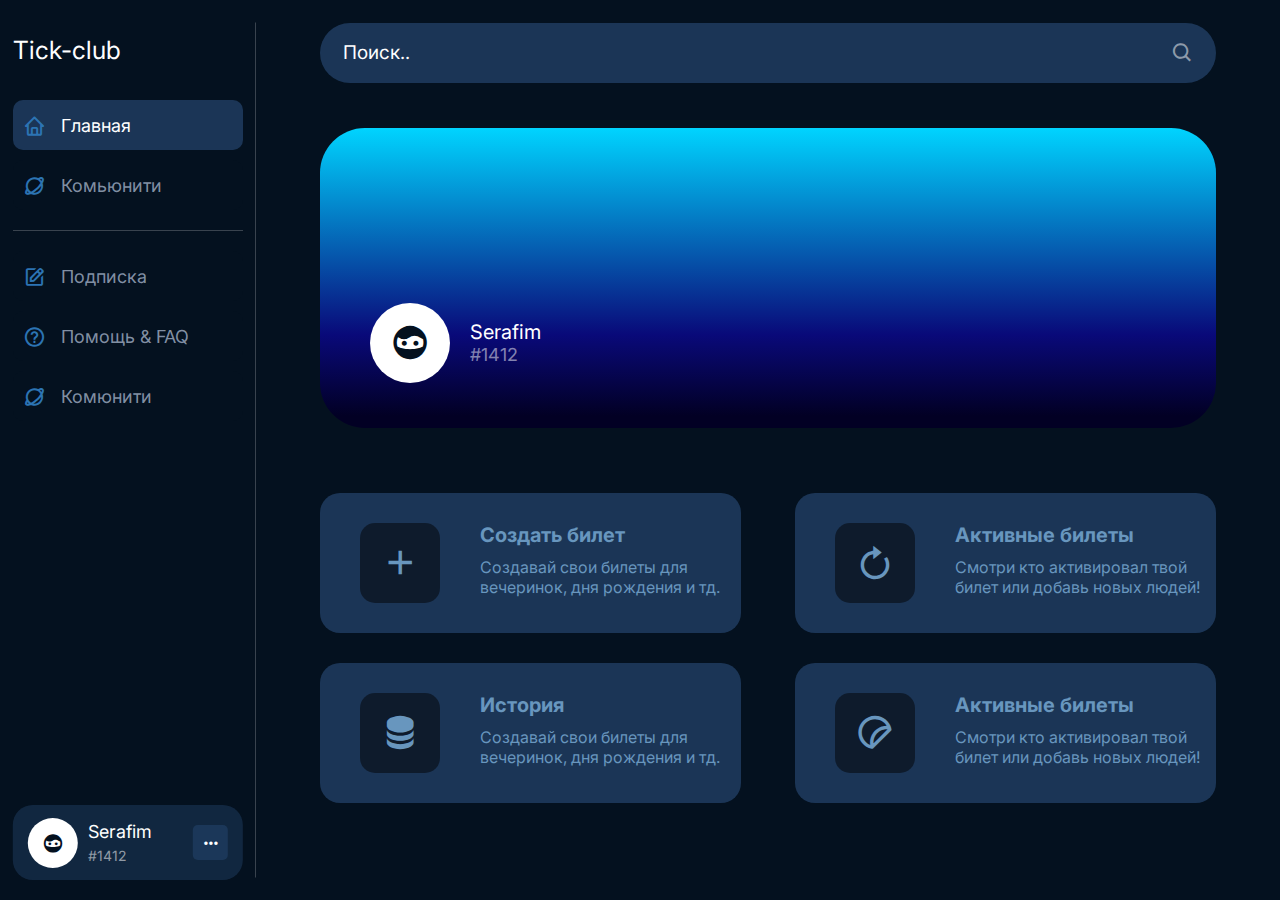
<file: html/index.html>
<!DOCTYPE html>
<html lang="en">
<head>
    <meta charset="UTF-8">
    <meta http-equiv="X-UA-Compatible" content="IE=edge">
    <meta name="viewport" content="width=device-width, initial-scale=1.0">
    <link href='https://unpkg.com/boxicons@2.1.4/css/boxicons.min.css' rel='stylesheet'>
    <link rel="stylesheet" href="./css/style.css">
    <title>Главная страница</title>
</head>
<body>
    <div class="list_windows no_aktivate" id="list">
        <a href="#">
            <li>
                <span>Настройки</span>
                <i class='bx bx-cog' ></i>
            </li>
        </a>
        <a href="#">
            <li>
                <span>Выйти</span>
                <i class='bx bx-log-out-circle' ></i>
            </li>
        </a>
    </div>
    <div class="divide">
        <div class="menu">
            <div class="dot">
                <div class="logo">
                    <span>Tick-club</span>
                </div>
                <div class="navigation">
                    <a href="#">
                        <button class="btn-nav aktivate">
                            <i class='bx bx-home'></i>
                            <span>Главная</span>
                        </button>
                    </a>
                    <a href="#">
                        <button class="btn-nav">
                            <i class='bx bx-planet' ></i>
                            <span>Комьюнити</span>
                        </button>
                    </a>
                    <div class="hr"></div>
                    <a href="#">
                        <button class="btn-nav">
                            <i class='bx bx-edit' ></i>
                            <span>Подписка</span>
                        </button>
                    </a>
                    <a href="#">
                        <button class="btn-nav">
                            <i class='bx bx-help-circle' ></i>
                            <span>Помощь & FAQ</span>
                        </button>
                    </a>
                    <a href="#">
                        <button class="btn-nav">
                            <i class='bx bx-planet' ></i>
                            <span>Комюнити</span>
                        </button>
                    </a>
                </div>
                <div class="profile">
                    <div class="info">
                        <div class="avatar">
                            <i class='bx bxs-face-mask'></i>
                        </div>
                        <div class="name">
                            <p class="name_user">
                                serafim
                            </p>
                            <p class="id">
                                #1412
                            </p>
                        </div>
                    </div>
                    <div class="setup">
                        <button class="setup-btn">
                            <i class='bx bx-dots-horizontal-rounded' ></i>
                        </button>
                    </div>
                </div>
            </div>
        </div>
        <div class="content">
            <form class="header" method="get">
                <input type="search" name="q" placeholder="Поиск..">
                <i class='bx bx-search' ></i>
            </form>
            <div class="widgets_and_profile">
                <div class="profile_info">
                    <div class="card">
                        <div class="logo_profile">
                            <i class='bx bxs-face-mask'></i>
                        </div>
                        <div class="info_widgets_name">
                            <p class="name_user_name">serafim</p>
                            <p class="id_name">#1412</p>
                        </div>
                    </div>
                </div>
            </div>
            <div class="grid_widgets">
                <div class="line_widgets">
                    <a href="#" class="card_widget">
                        <div class="icon">
                            <i class='bx bx-plus' ></i>
                        </div>
                        <div class="info_card">
                            <h3>Создать билет</h3>
                            <p>Создавай свои билеты для вечеринок, дня рождения и тд.</p>
                        </div>
                    </a>
                    <a href="#" class="card_widget">
                        <div class="icon">
                            <i class='bx bx-revision' ></i>
                        </div>
                        <div class="info_card">
                            <h3>Активные билеты</h3>
                            <p>Смотри кто активировал твой билет или добавь новых людей!</p>
                        </div>
                    </a>
                </div>
                <div class="line_widgets">
                    <a href="#" class="card_widget">
                        <div class="icon">
                            <i class='bx bxs-data'></i>
                        </div>
                        <div class="info_card">
                            <h3>История</h3>
                            <p>Создавай свои билеты для вечеринок, дня рождения и тд.</p>
                        </div>
                    </a>
                    <a href="#" class="card_widget">
                        <div class="icon">
                            <i class='bx bx-sticker'></i>
                        </div>
                        <div class="info_card">
                            <h3>Активные билеты</h3>
                            <p>Смотри кто активировал твой билет или добавь новых людей!</p>
                        </div>
                    </a>
                </div>
            </div>
        </div>
    </div>
    <script src="./js/script.js"></script>
</body>
</html>
</file>
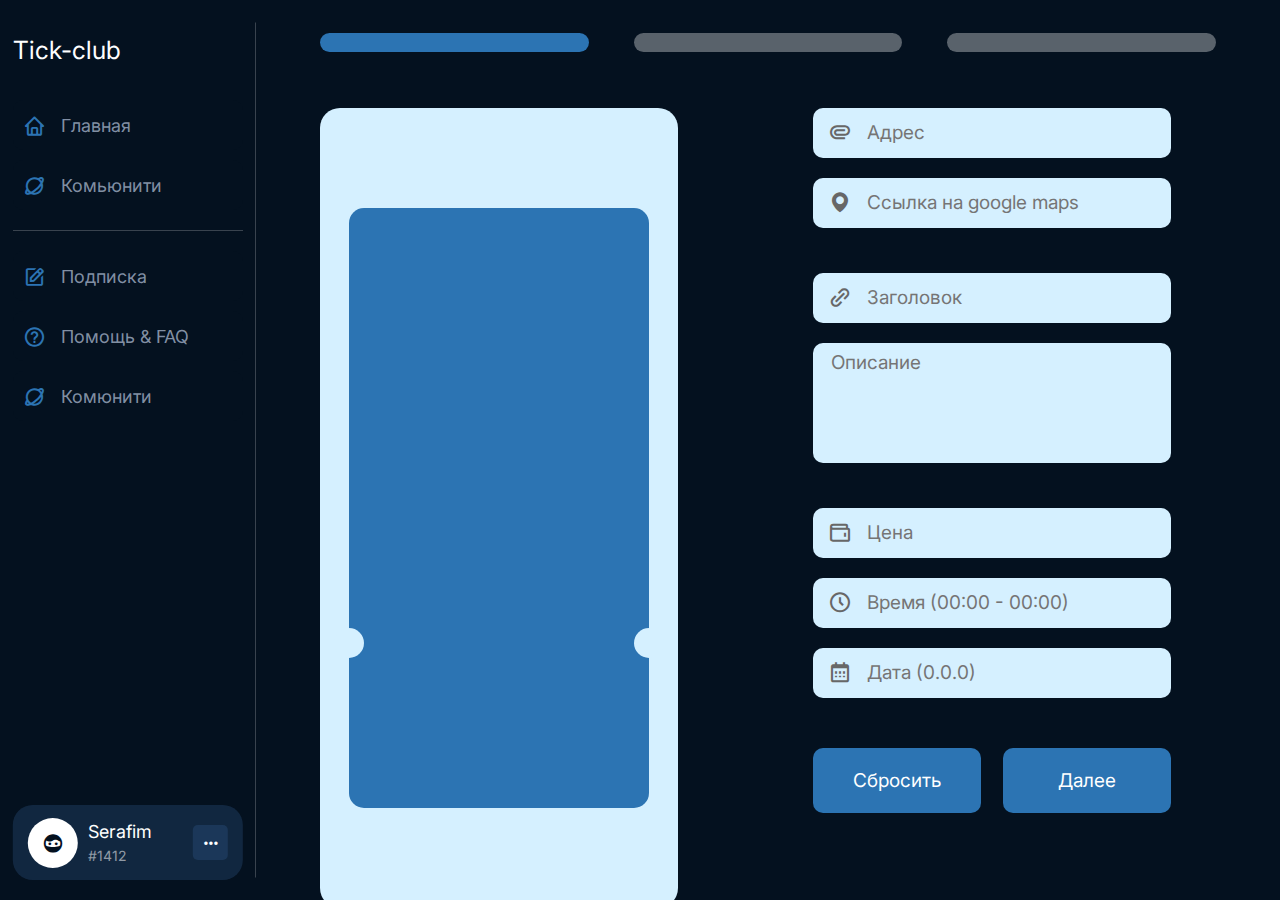
<file: html/create/index.html>
<!DOCTYPE html>
<html lang="en">
<head>
    <meta charset="UTF-8">
    <meta http-equiv="X-UA-Compatible" content="IE=edge">
    <meta name="viewport" content="width=device-width, initial-scale=1.0">
    <link href='https://unpkg.com/boxicons@2.1.4/css/boxicons.min.css' rel='stylesheet'>
    <link rel="stylesheet" href="../css/style.css">
    <link rel="stylesheet" href="../css/create__step_1.css">
    <title>Главная страница</title>
</head>
<body>
    <div class="list_windows no_aktivate" id="list">
        <a href="#">
            <li>
                <span>Настройки</span>
                <i class='bx bx-cog' ></i>
            </li>
        </a>
        <a href="#">
            <li>
                <span>Выйти</span>
                <i class='bx bx-log-out-circle' ></i>
            </li>
        </a>
    </div>
    <div class="divide">
        <div class="menu">
            <div class="dot">
                <div class="logo">
                    <span>Tick-club</span>
                </div>
                <div class="navigation">
                    <a href="#">
                        <button class="btn-nav">
                            <i class='bx bx-home'></i>
                            <span>Главная</span>
                        </button>
                    </a>
                    <a href="#">
                        <button class="btn-nav">
                            <i class='bx bx-planet' ></i>
                            <span>Комьюнити</span>
                        </button>
                    </a>
                    <div class="hr"></div>
                    <a href="#">
                        <button class="btn-nav">
                            <i class='bx bx-edit' ></i>
                            <span>Подписка</span>
                        </button>
                    </a>
                    <a href="#">
                        <button class="btn-nav">
                            <i class='bx bx-help-circle' ></i>
                            <span>Помощь & FAQ</span>
                        </button>
                    </a>
                    <a href="#">
                        <button class="btn-nav">
                            <i class='bx bx-planet' ></i>
                            <span>Комюнити</span>
                        </button>
                    </a>
                </div>
                <div class="profile">
                    <div class="info">
                        <div class="avatar">
                            <i class='bx bxs-face-mask'></i>
                        </div>
                        <div class="name">
                            <p class="name_user">
                                serafim
                            </p>
                            <p class="id">
                                #1412
                            </p>
                        </div>
                    </div>
                    <div class="setup">
                        <button class="setup-btn">
                            <i class='bx bx-dots-horizontal-rounded' ></i>
                        </button>
                    </div>
                </div>
            </div>
        </div>
        <div class="content">
            <div class="steps">
                <div class="step step_aktive">
                </div>
                <div class="step">
                </div>
                <div class="step">
                </div>
            </div>
            <div class="container">
                <div class="ticket" id="ticket">
                    <button class="full_screen" id="normal_screen">
                        <i class='bx bx-exit-fullscreen' ></i>
                    </button>
                    <button class="full_screen" id="full_screen">
                        <i class='bx bx-fullscreen' ></i>
                    </button>
                    <div class="ticket_content">
                    </div>
                </div>
                <div class="setup_ticket">
                    <form method="get">
                        <div class="label__form">
                            <div class="inp__form__ticket">
                                <i class='bx bx-paperclip' ></i>
                                <input type="text" name="addr" placeholder="Адрес">
                            </div>
                            <div class="inp__form__ticket">
                                <i class='bx bxs-map' ></i>
                                <input type="text" name="link" placeholder="Ссылка на google maps">
                            </div>
                        </div>
                        <div class="label__form">
                            <div class="inp__form__ticket">
                                <i class='bx bx-link-alt'></i>
                                <input type="text" name="title" placeholder="Заголовок">
                            </div>
                            <div class="textarea__form__ticket">
                                <textarea placeholder="Описание" name="description"></textarea>
                            </div>
                        </div>
                        <div class="label__form">
                            <div class="inp__form__ticket">
                                <i class='bx bx-wallet' ></i>
                                <input type="text" name="cost" placeholder="Цена">
                            </div>
                            <div class="inp__form__ticket">
                                <i class='bx bx-time-five' ></i>
                                <input type="text" name="time" placeholder="Время (00:00 - 00:00)">
                            </div>
                            <div class="inp__form__ticket">
                                <i class='bx bx-calendar' ></i>
                                <input type="text" name="date" placeholder="Дата (0.0.0)">
                            </div>
                        </div>
                        <div class="label_form__btns">
                            <button class="reset" type="button">Сбросить</button>
                            <button class="further" type="submit">Далее</button>
                        </div>
                    </form>
                </div>
            </div>
        </div>
    </div>
    <script src="../js/create_ticket.js"></script>
    <script src="../js/script.js"></script>
</body>
</html>
</file>
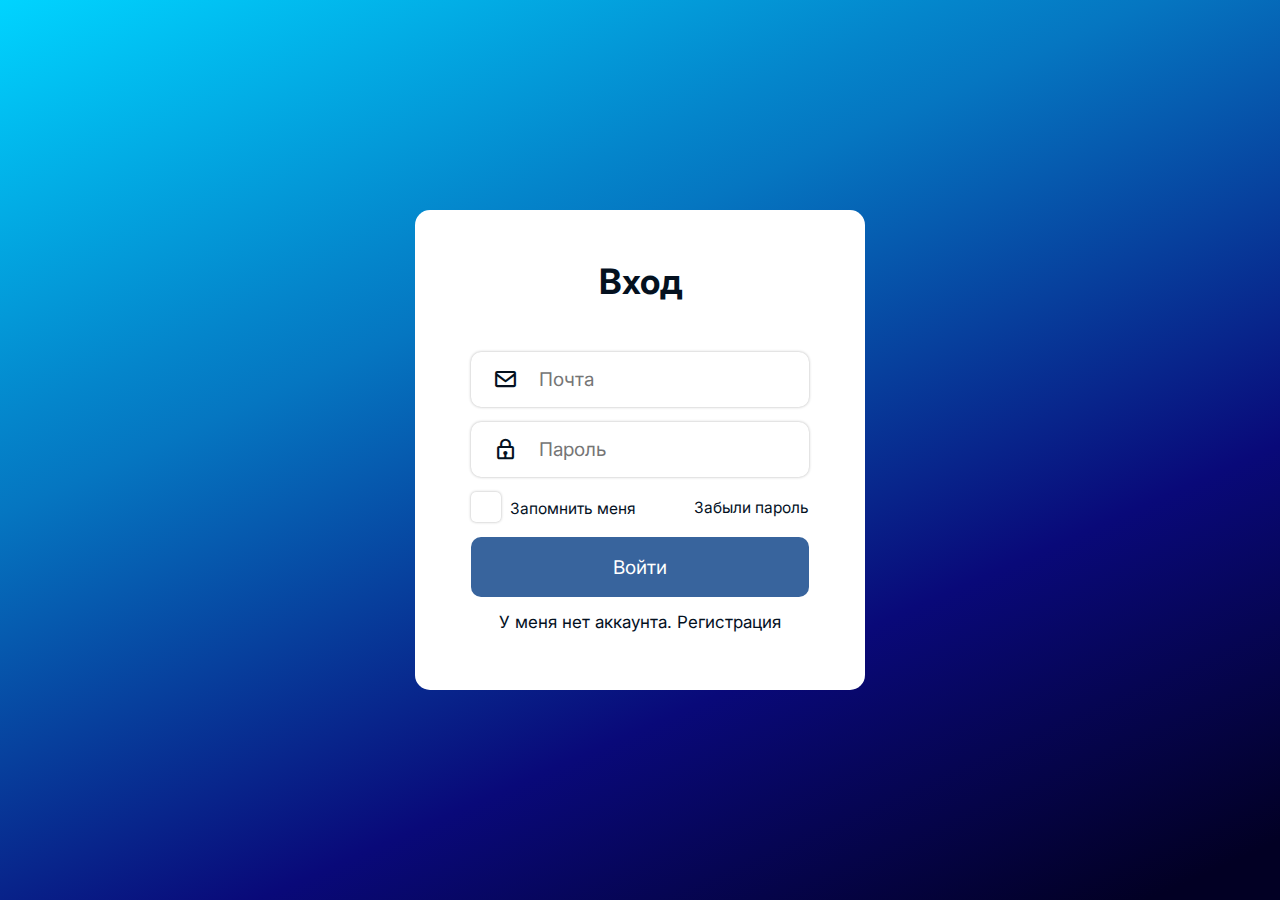
<file: html/login.html>
<!DOCTYPE html>
<html lang="en">
<head>
    <meta charset="UTF-8">
    <meta http-equiv="X-UA-Compatible" content="IE=edge">
    <meta name="viewport" content="width=device-width, initial-scale=1.0">
    <link href='https://unpkg.com/boxicons@2.1.4/css/boxicons.min.css' rel='stylesheet'>
    <link rel="stylesheet" href="./css/login.css">
    <title>Вход</title>
</head>
<body>
    <div class="container">
        <div class="form">
            <h2 class="label__form">
                Вход
            </h2>
            <form method="get">
                <div class="inp__block">
                    <i class='bx bx-envelope' ></i>
                    <input type="email" name="email" class="inp__form" placeholder="Почта">
                </div>
                <div class="inp__block">
                    <i class='bx bx-lock' ></i>
                    <input type="password" name="password" class="inp__form" placeholder="Пароль">
                </div>
                <div class="form__remeber_me">
                    <div class="remeber__form">
                        <label for="remeber" id="btn">
                            <button type="button" id="btn" class="checkbox">
                                <i class='bx bx-check' id="i_check"></i>
                            </button>
                            <span class="span__form">Запомнить меня</span>
                            <input type="checkbox" id="remeber" name="remeber">
                        </label>
                    </div>
                    <div class="forget__form">
                        <a href="#">
                            Забыли пароль
                        </a>
                    </div>
                </div>
                <div class="btn__form">
                    <button type="submit">
                        Войти
                    </button>
                </div>
                <div class="no_account__form">
                    <a href="#">
                        У меня нет аккаунта. Регистрация
                    </a>
                </div>
            </form>
        </div>
    </div>
    <script src="js/login.js"></script>
</body>
</html>
</file>
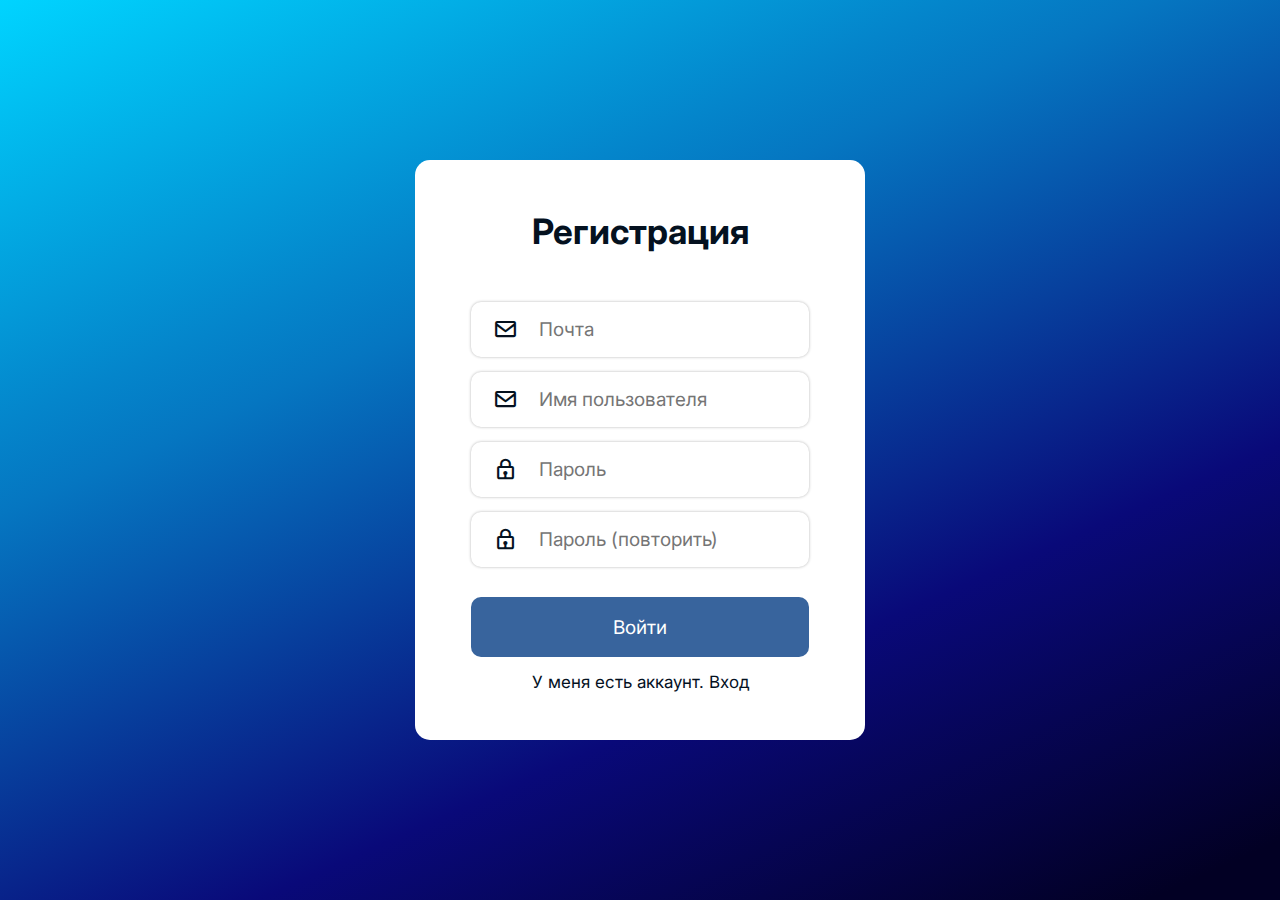
<file: html/registr.html>
<!DOCTYPE html>
<html lang="en">
<head>
    <meta charset="UTF-8">
    <meta http-equiv="X-UA-Compatible" content="IE=edge">
    <meta name="viewport" content="width=device-width, initial-scale=1.0">
    <link href='https://unpkg.com/boxicons@2.1.4/css/boxicons.min.css' rel='stylesheet'>
    <link rel="stylesheet" href="./css/login.css">
    <link rel="stylesheet" href="./css/registr.css">
    <title>Регистрация</title>
</head>
<body>
    <div class="container">
        <div class="form">
            <h2 class="label__form">
                Регистрация
            </h2>
            <form method="get">
                <div class="inp__block">
                    <i class='bx bx-envelope' ></i>
                    <input type="email" autocomplete="off" name="email" class="inp__form" placeholder="Почта">
                </div>
                <div class="inp__block">
                    <i class='bx bx-envelope' ></i>
                    <input type="text" autocomplete="off" name="username" class="inp__form" placeholder="Имя пользователя">
                </div>
                <div class="inp__block">
                    <i class='bx bx-lock' ></i>
                    <input type="password" autocomplete="off" name="password1" class="inp__form" placeholder="Пароль">
                </div>
                <div class="inp__block">
                    <i class='bx bx-lock' ></i>
                    <input type="password" autocomplete="off" name="password2" class="inp__form" placeholder="Пароль (повторить)">
                </div>
                <div class="btn__form">
                    <button type="submit">
                        Войти
                    </button>
                </div>
                <div class="no_account__form">
                    <a href="#">
                        У меня есть аккаунт. Вход
                    </a>
                </div>
            </form>
        </div>
    </div>
    <script src="js/login.js"></script>
</body>
</html>
</file>
<file: html/css/style.css>
@import url('https://fonts.googleapis.com/css2?family=Inter&display=swap');
*{
    margin: 0;
    padding: 0;
    font-family: 'Inter', sans-serif;
}

.divide{
    width: 100vw;
    height: 100vh;
    background-color: #04111f;

    display: flex;
    justify-content: space-between;
}


/* Menu */
.menu{
    position: relative;
    width: 15%;
    height: 100vh;
}
.menu::after{
    content: "";
    position: absolute;
    top: 50%; right: 0;
    transform: translateY(-50%);
    width: 1px;
    height: 95vh;
    background-color: #ffffff36;
}

.logo{
    width: 100%;
    height: 100px;

    display: flex;
    justify-content: left;
    align-items: center;

    user-select:none;
}

.logo span{
    padding-left: 5%;
    color: white;
    font-size: 25px;
}


.navigation {
    width: 90%;
    margin: 0 auto;
}

.navigation .hr{
    width: 100%;
    height: 1px;

    margin: 20px auto;
    background-color: #ffffff36;
}

.navigation a{
    text-decoration: none;
}

.navigation a .btn-nav{
    width: 100%;
    height: 50px;

    background-color: #04111f;

    display: flex;
    justify-content: left;
    align-items: center;
    
    margin-bottom: 10px;
    border: none;
    outline: none;

    border-radius: 10px;
    transition: .2s;
}
.navigation a .btn-nav:hover{
    background-color: #38649d44;
}

.navigation a .btn-nav i{
    color: #2C74B3;
    font-size: 23px;
    padding-left: 10px;
}
.navigation a .btn-nav span{
    color: #cddcf3a3;
    font-size: 18px;
    padding-left: 15px;
}

.navigation a .aktivate{
    color: white;
    background-color: #38649d70;
    transition: .2s;
}
.navigation a .aktivate span{
    color: white;
}
.navigation a .aktivate:hover{
    background-color: #38649d70;
}


.profile{
    position: absolute;
    left: 50%;
    transform: translateX(-50%);
    bottom: 20px;
    width: 90%;
    height: 75px;
    border-radius: 20px;
    background-color: #38649d44;
    display: flex;
    justify-content: space-between;
    align-items: center;
}

.info{
    display: flex;
    justify-content: left;
    align-items: center;
}

.avatar{
    width: 50px;
    height: 50px;
    background-color: white;
    border-radius: 50%;
    margin-left: 15px;

    display: flex;
    justify-content: center;
    align-items: center;
    font-size: 22px;

    color:#04111f;
}

.name{
    margin-left: 10px;
}

.name_user{
    color: white;
    font-size: 18px;
    text-transform: capitalize;
}
.id{
    margin-top: 5px;
    font-size: 14px;
    color: #ffffff8d;
}



.setup{
    margin-right: 15px;
}
.setup button{
    width: 35px;
    height: 35px;

    display: flex;
    justify-content: center;
    align-items: center;

    border: none;
    border-radius: 5px;
    font-size: 20px;

    color: white;
    background-color: #38649d44;
    transition: .2s;
}

.setup button:hover{
    background-color: #38649da9;
}

@media screen and (max-width:1707px) {
    .menu{
        width: 20%;
    }
}

@media screen and (max-width: 1200px) {
    .menu{
        width: 25%;
    }
}

@media screen and (max-width:956px) {
    .menu{
        width: 75px;
    }
    .navigation a .btn-nav span{
        display: none;
    }
    .navigation a .btn-nav i{
        padding-left: 0;
    }
    .navigation a .btn-nav{
        display: flex;
        justify-content: center;
    }
    .logo{
        display: none;
    }
    .navigation{
        margin-top: 20px;
        width: 75%;
    }
    .profile .info{
        display: none;
    }
    .profile{
        display: flex;
        justify-content: center;
    }
    .setup{
        margin-right: 0;
    }
    .profile{
        background-color: #04111f;
    }
}



/* Content */
.content{
    position: relative;
    width: 70%;
    height: 100vh;
    margin: 0 auto;
    overflow-y: auto;
}

.header{
    margin-top: 2.5vh;
    width: 100%;
    height: 60px;
    background-color: #38649d70;
    border-radius: 40px;
    display: flex;
    justify-content: space-evenly;
    align-items: center;
}

.header input{
    width: 90%;
    height: 55px;
    margin-left: 20px;
    border: none;
    font-size: 19px;
    outline: none;
    background:none;
    color: white;
}
.header input::placeholder{
    color: white;
}

.header i{
    color: rgba(255, 255, 255, 0.526);
    width: 60px;
    display: flex;
    justify-content: center;
    align-items: center;
    font-size: 23px;
}


.widgets_and_profile{
    margin-top: 45px;
    width: 100%;

    display: flex;
    justify-content: space-between;
}

.widgets_and_profile .profile_info{
    width: 100%;
    height: 300px;

    border-radius: 45px;
    background: rgb(2,0,36);
    background: linear-gradient(0deg, rgba(2,0,36,1) 4%, rgba(9,9,121,1) 31%, rgba(0,212,255,1) 100%);

    display: flex;
    justify-content: left;
    align-items:flex-end;
}

.card{
    display: flex;
    justify-content: left;
    align-items: center;
    margin-left: 50px;
    margin-bottom: 45px;
}

.logo_profile{
    width: 80px;
    height: 80px;
    background-color: white;
    border-radius: 50%;

    display: flex;
    justify-content: center;
    align-items: center;
    font-size: 40px;

    color:#04111f;
}
.name_user_name{
    font-size: 20px;
    color: white;
    text-transform: capitalize;
}
.id_name{
    color: #ffffff81;
    font-size: 18px;
}
.info_widgets_name{
    margin-left: 20px;
}
.line_widgets{
    width: 100%;
    height: 140px;
    margin-top: 30px;

    display: flex;
    justify-content: space-between;
    align-items: center;
}

.grid_widgets{
    width: 100%;
    margin-top: 65px;
}

.card_widget{
    width: 47%;
    height: 100%;
    background-color: #38649d70;
    border-radius: 20px;
    
    display: flex;
    justify-content: left;
    align-items: center;

    text-decoration: none;
    color: rgb(104, 150, 190);
    transition: .2s;
}
.card_widget:hover{
    background-color: #6896d23b;
}

.icon{
    margin-left: 40px;
    width: 80px;
    height: 80px;
    background-color: rgba(0, 0, 0, 0.481);
    border-radius: 15px;

    display: flex;
    justify-content: center;
    align-items: center;
    font-size: 40px;
}

.info_card{
    color: rgb(104, 150, 190);
    margin-left: 40px;
    width: 60%;
    height: 80px;
}
.info_card h3{
    font-size: 20px;
    margin-bottom: 10px;
}

.no_aktivate{
    opacity: 0;
    transition: .2s;
}

.list_windows{
    position: absolute;
    width: 200px;
    height: 100px;
    background-color: #0d1f31;
    bottom: 40px;
    left: 14.8%;
    border-radius: 10px;
    z-index: 100;
    transition: .2s;
}
.list_windows a {
    text-decoration: none;
    color: white;
}
.list_windows a li{
    width: 100%;
    height: 50px;
    list-style-type: none;
    display: flex;
    justify-content: space-between;
    align-items: center;
}
.list_windows a li:hover{
    background-color: #2c74b358;
    border-radius: 10px;
}
.list_windows a li span{
    padding-left: 20px;
    font-size: 18px;
}
.list_windows a li i{
    padding-right: 20px;
    font-size: 22px;
}


@media screen and (max-width:1180px) {
    .line_widgets{
        display: block;
        height: 300px;
        margin-top: 20px;
    }
    .card_widget{
        width: 100%;
        height: 140px;
        margin-bottom: 20px;
    }
    .grid_widgets{
        margin-bottom: 20px;
    }
    .widgets_and_profile .profile_info {
        height: 250px;
    }
}

@media screen and (max-width:680px) {
    .widgets_and_profile .profile_info {
        height: 200px;
    }
    .line_widgets{
        display: block;
        height: 390px;
        margin-top: 30px;
    }
    .card_widget{
        width: 100%;
        height: 180px;
        margin-bottom: 30px;
    }
    .grid_widgets{
        margin-bottom: 30px;
    }
    .info_card p{
        padding-right: 20px;
    }
}

@media screen and (max-width:543px) {
    .content{
        width: 80%;
    }
}
</file>
<file: html/css/create__step_1.css>
.steps{
    margin-top: 2.5vh;
    width: 100%;
    height: 40px;

    display: flex;
    justify-content: space-between;
    align-items: center;
}

.steps .step{
    width: 30%;
    height: 19px;
    background-color: #ffffff57;
    border-radius: 15px;
}

.steps .step_aktive{
    background-color: #2C74B3;
}

#normal_screen{
    opacity: 0;
}

.container{
    margin-top: 45px;
    width: 100%;
    height: 800px;
    display: flex;
    justify-content: space-between;
}

.ticket{
    position: relative;
    width: 40%;
    height: 100%;
    background-color: #d5f0ff;
    border-radius: 20px;

    display: flex;
    justify-content: center;
    align-items: center;

    transition: .2s;
}
.ticket:hover .full_screen{
    opacity: 1;
}

.full_screen{
    position: absolute;
    right: 30px; top: 30px;
    font-size: 25px;
    color: #434343;
    background: none;
    border: none;
    opacity: 0;
    transition: .2s;
}

.setup_ticket{
    width: 50%;
    height: 100%;
}


.ticket_content{
    position: relative;
    width: 300px;
    height: 600px;
    background-color: #2C74B3;
    border-radius: 15px;
}

.ticket_content::before,
.ticket_content::after{
    content: "";
    position: absolute;
    background-color: #d5f0ff;
    width: 30px; height: 30px;
    border-radius: 50%;
}

.ticket_content::after{
    left: -15px; bottom: 25%;
}
.ticket_content::before{
    right: -15px; bottom: 25%;
}

.inp__form__ticket{
    width: 80%;
    height: 50px;
    background-color: #d5f0ff;
    margin: 0 auto;

    display: flex;
    justify-content: space-between;
    align-items: center;

    border-radius: 10px;
    margin-bottom: 20px;
}

.inp__form__ticket i{
    width: 15%;
    display: flex;
    justify-content: center;
    font-size: 24px;
    color: #676767;
}

.inp__form__ticket input{
    width: 80%;
    margin-right: 5%;
    height: 100%;
    border: none;
    outline: none;
    background: none;
    font-size: 19px;
}

.label__form{
    margin-bottom: 45px;
}

.textarea__form__ticket{
    width: 80%;
    height: 120px;
    margin: 0 auto;
    background-color: #d5f0ff;
    border-radius: 10px;
}

.textarea__form__ticket textarea{
    border: none;
    width: 80%;
    height: 80%;
    margin: 2.5% 5%;
    border: none;
    outline: none;
    font-size: 19px;
    background-color: #d5f0ff;
    resize: none;
}

.label_form__btns{
    width: 80%;
    margin: 0 auto;
    margin-top: 50px;

    display: flex;
    justify-content: space-between;
    align-items: center;
}

.label_form__btns button{
    width: 47%;
    height: 65px;
}

.reset,
.further{
    outline: none;
    border: none;
    font-size: 19px;
    border-radius: 10px;
    background-color: #2C74B3;
    color: white;
    transition: .2s;
}


.label_form__btns button:hover{
    background-color: #5d93c2;
}
</file>
<file: html/css/login.css>
@import url('https://fonts.googleapis.com/css2?family=Inter&display=swap');
*{
    margin: 0;
    padding: 0;
    font-family: 'Inter', sans-serif;
    color: #04111f;
}


body {
    width: 100vw;
    height: 100vh;
    background: rgb(2,0,36);
    background: linear-gradient(336deg, rgba(2,0,36,1) 4%, rgba(9,9,121,1) 31%, rgba(5,118,193,1) 65%, rgba(4,133,203,1) 71%, rgba(0,212,255,1) 100%); 
}

.container{
    width: 100%;
    height: 100%;

    display: flex;
    justify-content: center;
    align-items: center;
}

.form{
    width: 450px;
    height: 480px;
    background-color: #ffffff;

    border-radius: 15px;
}

.label__form{
    font-size: 35px;
    text-align: center;
    margin-top: 50px;
}

.form form{
    margin-top: 50px;
}

.inp__block{
    width: 75%;
    height: 55px;
    border-radius: 10px;
    margin: 0 auto 15px auto;
    box-shadow: 0 0 3px rgba(0,0,0,0.3);

    display: flex;
    justify-content: space-between;
    align-items: center;
}

.inp__block i{
    width: 20%;
    height: 100%;
    display: flex;
    justify-content: center;
    align-items: center;
    font-size: 25px;
}

.inp__block .inp__form{
    width: 70%;
    height: 100%;
    margin-right: 10%;
    border:none;
    outline: none;
    font-size: 19px;
}

.form__remeber_me{
    width: 75%;
    margin: 0 auto;
    display: flex;
    justify-content: space-between;
    align-items: center;
}
#remeber{
    display: none;
}
.checkbox{
    width: 30px;
    height: 30px;
    font-size: 18px;
    border: none;
    box-shadow: 0 0 3px rgba(0,0,0,0.3);
    background-color: #ffffff;
    border-radius: 5px;
    transition: .2s;
}

.checkbox:hover{
    background-color: #eaeaea;
}

#i_check{
    opacity: 0;
    transition: .2s;
}
.forget__form a{
    font-size: 15.5px;
    text-decoration: none;
}
.forget__form a:hover{
    text-decoration:underline;
}

.btn__form{
    width: 75%;
    height: 60px;
    margin: 0 auto;
    margin-top: 15px;
}

.btn__form button{
    width: 100%;
    height: 100%;
    border: none;
    font-size: 19px;
    background-color: #38649d;
    color: white;
    border-radius: 10px;
    transition: .2s;
}
.btn__form button:hover{
    background-color: #38649dd9;
}
.span__form{
    font-size: 15.5px;
    padding-left: 5px;
}

.no_account__form{
    margin: 15px 0;
    text-align: center;
    font-size: 17px;
}

.no_account__form a{
    text-decoration: none;
}
.no_account__form a:hover{
    text-decoration:underline;
}
</file>
<file: html/css/registr.css>
.form{
    width: 450px;
    height: 580px;
    background-color: #ffffff;

    border-radius: 15px;
}

.btn__form{
    margin-top: 30px;
}
</file>
